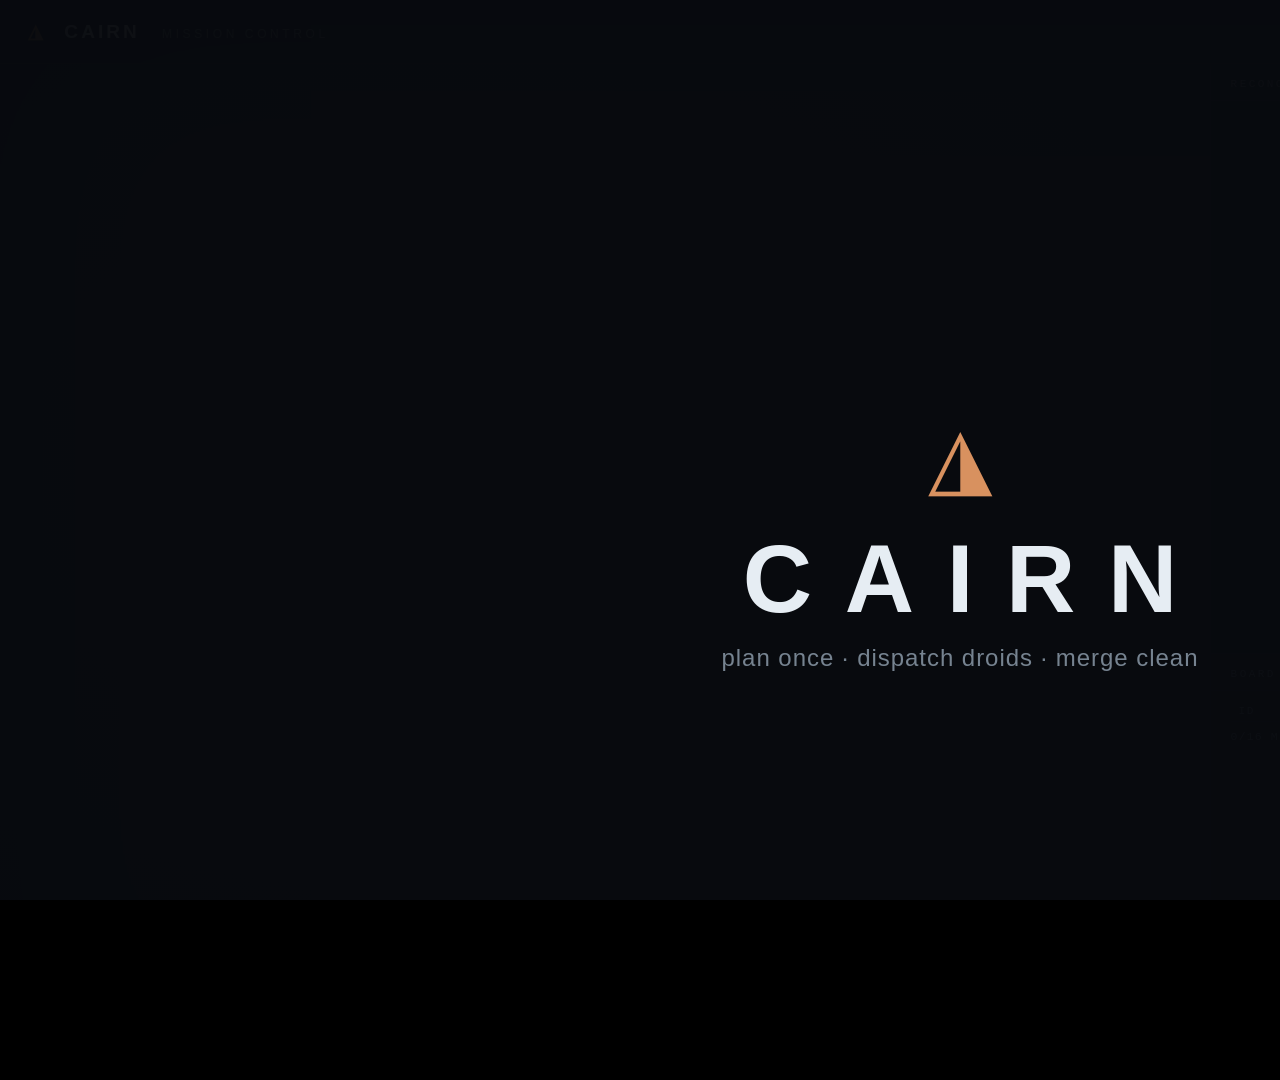
<file: mission/index.html>
<!DOCTYPE html>
<html lang="en">
<head>
<meta charset="utf-8">
<title>Cairn — Mission Control</title>
<link rel="stylesheet" href="style.css">
</head>
<body>
<div id="stage">
  <header id="topbar">
    <div class="brand"><span class="mark">◮</span> CAIRN <span class="sub">MISSION CONTROL</span></div>
    <div id="runmeta"><span id="runlabel">driftwatch · run 01</span><span id="clock">00:00</span></div>
  </header>

  <main id="grid">
    <section id="graph-pane" class="pane">
      <canvas id="graph"></canvas>
      <div id="caption" class="caption"></div>
    </section>
    <aside id="side">
      <section id="term-pane" class="pane">
        <div class="pane-title">RECONCILER</div>
        <div id="term"></div>
      </section>
      <section id="board-pane" class="pane">
        <div class="pane-title">BOARD · board.jsonl</div>
        <div id="board"></div>
      </section>
      <section id="vault-pane" class="pane hidden">
        <div class="pane-title">VAULT · decisions + issues</div>
        <div id="vault"></div>
      </section>
    </aside>
  </main>

  <div id="title-card" class="overlay">
    <div class="t-mark">◮</div>
    <div class="t-name">CAIRN</div>
    <div class="t-tag">plan once · dispatch droids · merge clean</div>
  </div>

  <div id="kill-card" class="overlay hidden">
    <div class="k-text">SESSION TERMINATED</div>
  </div>

  <div id="file-card" class="overlay hidden">
    <div class="f-box">
      <div class="f-head">still on disk · committed to git</div>
      <pre id="file-body"></pre>
    </div>
  </div>

  <div id="end-card" class="overlay hidden">
    <div class="e-line1">Your repo is the runtime.</div>
    <div class="e-line2">github.com/CodingFreeze/Cairn</div>
    <div class="e-line3">claude code plugin · MIT · 425 tests</div>
  </div>

  <div id="vignette"></div>
</div>
<script src="graphfx.js"></script>
<script src="graph.js"></script>
<script src="terminal.js"></script>
<script src="board.js"></script>
<script src="live.js"></script>
<script src="engine.js"></script>
</body>
</html>
</file>
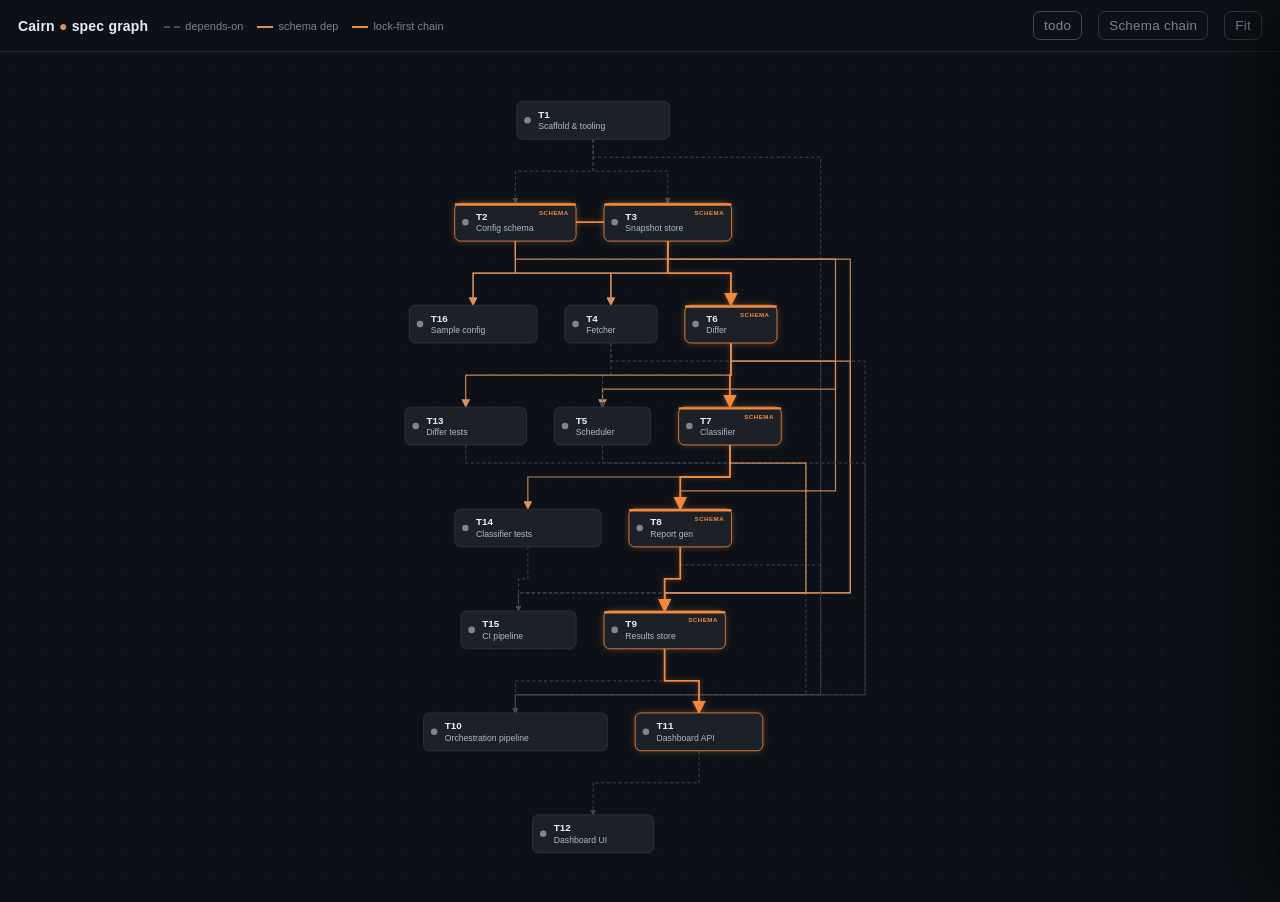
<file: examples/spec-graph/driftwatch-reference.html>
<!doctype html>
<html lang="en">
<head>
<meta charset="utf-8">
<meta name="viewport" content="width=device-width, initial-scale=1">
<title>Cairn spec graph</title>
<style>
:root {
  --bg: #0d1117; --grid: #161b22; --card: #1c2128; --card-2: #22272e;
  --line: #30363d; --hair: #21262d; --ink: #e6edf3; --dim: #768390; --mut: #adbac7;
  --accent: #d8915f; --accent-hi: #f0883e; --dep: #424a53;
}
* { box-sizing: border-box; }
body { margin: 0; font-family: -apple-system, "SF Pro Text", Segoe UI, Roboto, Helvetica, sans-serif;
  background: var(--bg); color: var(--ink); height: 100vh; overflow: hidden; }
header { display: flex; align-items: center; gap: 16px; padding: 11px 18px;
  border-bottom: 1px solid var(--hair); background: #0d1117; }
header .brand { font-weight: 650; font-size: 14px; letter-spacing: .2px; }
header .brand .dot { color: var(--accent); }
header .legend { display: flex; gap: 14px; font-size: 11px; color: var(--dim); align-items: center; }
header .legend i { display: inline-block; width: 16px; height: 0; vertical-align: middle;
  margin-right: 5px; border-top-width: 2px; border-top-style: solid; }
header .legend .l-dep i { border-top-color: var(--dep); border-top-style: dashed; }
header .legend .l-schema i { border-top-color: var(--accent); }
header .legend .l-crit i { border-top-color: var(--accent-hi); border-top-width: 2.5px; }
header .spacer { flex: 1; }
#chips { display: flex; gap: 7px; flex-wrap: wrap; }
.chip, #fit, #focus { cursor: pointer; font: 600 11px/1 inherit; letter-spacing: .3px;
  padding: 6px 10px; border-radius: 7px; border: 1px solid var(--line);
  background: transparent; color: var(--dim); transition: .14s; }
.chip { color: var(--c, #768390); border-color: color-mix(in srgb, var(--c, #768390) 45%, transparent); }
.chip:not(.on) { opacity: .4; filter: grayscale(.5); }
#focus.on { color: var(--accent-hi); border-color: var(--accent-hi); background: #f0883e1a; }
#fit:hover, #focus:hover { color: var(--ink); border-color: #475059; }
#graph { width: 100vw; height: calc(100vh - 50px); cursor: grab; display: block;
  background-image: radial-gradient(var(--grid) 1px, transparent 0); background-size: 28px 28px; }
#graph:active { cursor: grabbing; }

.node { cursor: pointer; transition: opacity .15s; }
.node .card { fill: var(--card); stroke: var(--line); stroke-width: 1; }
.node:hover .card { fill: var(--card-2); stroke: #475059; }
.node.schema .card { stroke: color-mix(in srgb, var(--accent) 55%, var(--line)); }
.node.crit .card { stroke: var(--accent-hi); filter: drop-shadow(0 0 4px #f0883e55); }
.schemaBar { fill: var(--accent); }
.node.crit .schemaBar { fill: var(--accent-hi); }
.nid { fill: var(--ink); font-size: 12px; font-weight: 650; }
.ntitle { fill: var(--mut); font-size: 10.5px; }
.badge { fill: var(--accent); font-size: 7.5px; font-weight: 700; letter-spacing: .6px; text-anchor: end; }
.node.crit .badge { fill: var(--accent-hi); }

.edge { fill: none; }
.depEdge { stroke: var(--dep); stroke-width: 1.1; stroke-dasharray: 4 3; }
.schemaEdge { stroke: var(--accent); stroke-width: 1.5; stroke-opacity: .9; }
.critEdge { stroke: var(--accent-hi); stroke-width: 2.2; filter: drop-shadow(0 0 3px #f0883e66); }

#drawer { position: fixed; top: 0; right: 0; width: 408px; height: 100%;
  background: #11151b; border-left: 1px solid var(--line); transform: translateX(100%);
  transition: transform .2s cubic-bezier(.4,0,.2,1); padding: 22px; overflow: auto;
  box-shadow: -24px 0 60px rgba(0,0,0,.5); }
#drawer.open { transform: translateX(0); }
#d-id { font: 800 12px/1 inherit; letter-spacing: 1px; color: var(--accent); margin-bottom: 3px; }
#d-title { margin: 0 0 12px; font-size: 18px; font-weight: 700; }
#d-status, #d-schema { display: inline-block; padding: 4px 9px; border-radius: 999px;
  font: 700 9.5px/1 inherit; letter-spacing: .5px; }
#d-schema { display: none; margin-left: 8px; color: var(--accent); border: 1px solid var(--accent);
  background: #d8915f1a; }
.k { color: var(--dim); font-size: 10.5px; text-transform: uppercase; letter-spacing: .6px; margin: 16px 0 5px; }
#d-produces, #d-consumes, #d-deps { color: var(--ink); font-size: 13px; }
#drawer pre { white-space: pre-wrap; word-wrap: break-word; background: #0d1117;
  border: 1px solid var(--line); border-radius: 9px; padding: 13px; font-size: 12px;
  line-height: 1.5; color: #c9d1d9; }
#d-close { float: right; cursor: pointer; border: 0; background: none; color: var(--dim); font-size: 22px; line-height: 1; }
#d-close:hover { color: var(--ink); }
</style>
</head>
<body>
<header>
  <span class="brand">Cairn <span class="dot">●</span> spec graph</span>
  <span class="legend">
    <span class="l-dep"><i></i>depends-on</span>
    <span class="l-schema"><i></i>schema dep</span>
    <span class="l-crit"><i></i>lock-first chain</span>
  </span>
  <span class="spacer"></span>
  <div id="chips"></div>
  <button id="focus">Schema chain</button>
  <button id="fit">Fit</button>
</header>
<svg id="graph">
<defs>
<marker id="arrowD" viewBox="0 0 10 10" refX="9" refY="5" markerWidth="6.5"
  markerHeight="6.5" orient="auto-start-reverse"><path d="M0,0 L10,5 L0,10 z" fill="#424a53"></path></marker>
<marker id="arrowS" viewBox="0 0 10 10" refX="9" refY="5" markerWidth="7"
  markerHeight="7" orient="auto-start-reverse"><path d="M0,0 L10,5 L0,10 z" fill="#d8915f"></path></marker>
<marker id="arrowC" viewBox="0 0 10 10" refX="9" refY="5" markerWidth="7.5"
  markerHeight="7.5" orient="auto-start-reverse"><path d="M0,0 L10,5 L0,10 z" fill="#f0883e"></path></marker>
</defs>
</svg>
<aside id="drawer">
<button id="d-close" aria-label="close">&times;</button>
<div id="d-id">—</div>
<h2 id="d-title"></h2>
<span id="d-status"></span><span id="d-schema">SCHEMA</span>
<div class="k">Produces (contracts)</div><div id="d-produces"></div>
<div class="k">Consumes (contracts)</div><div id="d-consumes"></div>
<div class="k">Depends on</div><div id="d-deps"></div>
<div class="k">Spec</div><pre id="d-spec"></pre>
</aside>
<script id="cairn-spec-data" type="application/json">[{"consumes": [], "depends_on": [], "id": "T1", "produces": [], "schema": false, "spec": "# T1 \u2014 Scaffold \u0026 tooling\n\n## Goal\nScaffold \u0026 tooling.\n", "status": "todo", "style": {"fill": "#eaeef2", "stroke": "#57606a"}, "title": "T1 \u2014 Scaffold \u0026 tooling"}, {"consumes": [], "depends_on": ["T4", "T5", "T6", "T7", "T8", "T9"], "id": "T10", "produces": [], "schema": false, "spec": "# T10 \u2014 Orchestration pipeline\n\n## Goal\nOrchestration pipeline.\n", "status": "todo", "style": {"fill": "#eaeef2", "stroke": "#57606a"}, "title": "T10 \u2014 Orchestration pipeline"}, {"consumes": ["StatusHistory"], "depends_on": ["T9"], "id": "T11", "produces": [], "schema": false, "spec": "# T11 \u2014 Dashboard API\n\n## Goal\nDashboard API.\n", "status": "todo", "style": {"fill": "#eaeef2", "stroke": "#57606a"}, "title": "T11 \u2014 Dashboard API"}, {"consumes": [], "depends_on": ["T11"], "id": "T12", "produces": [], "schema": false, "spec": "# T12 \u2014 Dashboard UI\n\n## Goal\nDashboard UI.\n", "status": "todo", "style": {"fill": "#eaeef2", "stroke": "#57606a"}, "title": "T12 \u2014 Dashboard UI"}, {"consumes": ["ChangeAST"], "depends_on": ["T6"], "id": "T13", "produces": [], "schema": false, "spec": "# T13 \u2014 Differ tests\n\n## Goal\nDiffer tests.\n", "status": "todo", "style": {"fill": "#eaeef2", "stroke": "#57606a"}, "title": "T13 \u2014 Differ tests"}, {"consumes": ["Classification"], "depends_on": ["T7"], "id": "T14", "produces": [], "schema": false, "spec": "# T14 \u2014 Classifier tests\n\n## Goal\nClassifier tests.\n", "status": "todo", "style": {"fill": "#eaeef2", "stroke": "#57606a"}, "title": "T14 \u2014 Classifier tests"}, {"consumes": [], "depends_on": ["T1", "T13", "T14"], "id": "T15", "produces": [], "schema": false, "spec": "# T15 \u2014 CI pipeline\n\n## Goal\nCI pipeline.\n", "status": "todo", "style": {"fill": "#eaeef2", "stroke": "#57606a"}, "title": "T15 \u2014 CI pipeline"}, {"consumes": ["ConfigSchema", "SnapshotModel"], "depends_on": ["T2", "T3"], "id": "T16", "produces": [], "schema": false, "spec": "# T16 \u2014 Sample config\n\n## Goal\nSample config.\n", "status": "todo", "style": {"fill": "#eaeef2", "stroke": "#57606a"}, "title": "T16 \u2014 Sample config"}, {"consumes": [], "depends_on": ["T1"], "id": "T2", "produces": ["ConfigSchema"], "schema": true, "spec": "# T2 \u2014 Config schema\n\n## Goal\nConfig schema.\n", "status": "todo", "style": {"fill": "#eaeef2", "stroke": "#57606a"}, "title": "T2 \u2014 Config schema"}, {"consumes": ["ConfigSchema"], "depends_on": ["T1"], "id": "T3", "produces": ["SnapshotModel"], "schema": true, "spec": "# T3 \u2014 Snapshot store\n\n## Goal\nSnapshot store.\n", "status": "todo", "style": {"fill": "#eaeef2", "stroke": "#57606a"}, "title": "T3 \u2014 Snapshot store"}, {"consumes": ["ConfigSchema", "SnapshotModel"], "depends_on": ["T2", "T3"], "id": "T4", "produces": [], "schema": false, "spec": "# T4 \u2014 Fetcher\n\n## Goal\nFetcher.\n", "status": "todo", "style": {"fill": "#eaeef2", "stroke": "#57606a"}, "title": "T4 \u2014 Fetcher"}, {"consumes": ["ConfigSchema"], "depends_on": ["T2", "T4"], "id": "T5", "produces": [], "schema": false, "spec": "# T5 \u2014 Scheduler\n\n## Goal\nScheduler.\n", "status": "todo", "style": {"fill": "#eaeef2", "stroke": "#57606a"}, "title": "T5 \u2014 Scheduler"}, {"consumes": ["SnapshotModel"], "depends_on": ["T3"], "id": "T6", "produces": ["ChangeAST"], "schema": true, "spec": "# T6 \u2014 Differ\n\n## Goal\nDiffer.\n", "status": "todo", "style": {"fill": "#eaeef2", "stroke": "#57606a"}, "title": "T6 \u2014 Differ"}, {"consumes": ["ChangeAST"], "depends_on": ["T6"], "id": "T7", "produces": ["Classification"], "schema": true, "spec": "# T7 \u2014 Classifier\n\n## Goal\nClassifier.\n", "status": "todo", "style": {"fill": "#eaeef2", "stroke": "#57606a"}, "title": "T7 \u2014 Classifier"}, {"consumes": ["ChangeAST", "Classification"], "depends_on": ["T7"], "id": "T8", "produces": ["ReportSchema"], "schema": true, "spec": "# T8 \u2014 Report gen\n\n## Goal\nReport gen.\n", "status": "todo", "style": {"fill": "#eaeef2", "stroke": "#57606a"}, "title": "T8 \u2014 Report gen"}, {"consumes": ["ChangeAST", "Classification", "ReportSchema", "SnapshotModel"], "depends_on": ["T3", "T6", "T7", "T8"], "id": "T9", "produces": ["StatusHistory"], "schema": true, "spec": "# T9 \u2014 Results store\n\n## Goal\nResults store.\n", "status": "todo", "style": {"fill": "#eaeef2", "stroke": "#57606a"}, "title": "T9 \u2014 Results store"}]</script>
<script>
(function () {
  var DATA = JSON.parse(document.getElementById('cairn-spec-data').textContent || '[]');
  var byId = Object.create(null);
  DATA.forEach(function (n) { byId[n.id] = n; });

  // ---- rank = longest dependency depth from a root (memoized, cycle-guarded) ----
  var depth = Object.create(null);
  function rank(id, seen) {
    if (depth[id] != null) return depth[id];
    seen = seen || Object.create(null);
    if (seen[id]) return 0;
    seen[id] = true;
    var n = byId[id], d = 0;
    (n && n.depends_on || []).forEach(function (p) { if (byId[p]) d = Math.max(d, rank(p, seen) + 1); });
    depth[id] = d; return d;
  }
  DATA.forEach(function (n) { rank(n.id); });

  // ---- data-contract layer: producer index + schema edges (producer -> consumer) ----
  var producers = Object.create(null);   // contract -> [ids that produce it]
  DATA.forEach(function (n) {
    (n.produces || []).forEach(function (c) { (producers[c] = producers[c] || []).push(n.id); });
  });
  var schemaPair = Object.create(null);  // "p>c" -> true when c consumes a contract p produces
  DATA.forEach(function (n) {
    (n.consumes || []).forEach(function (c) {
      (producers[c] || []).forEach(function (p) { if (p !== n.id) schemaPair[p + '>' + n.id] = true; });
    });
  });
  function isSchemaNode(n) { return !!n.schema || (n.produces || []).length > 0; }

  // ---- union of edges (depends_on ∪ schema), classified ----
  var edges = [], eseen = Object.create(null);
  function addEdge(p, c) {
    if (!byId[p] || !byId[c] || p === c) return;
    var k = p + '>' + c; if (eseen[k]) return; eseen[k] = true;
    edges.push({ p: p, c: c, schema: !!schemaPair[k] });
  }
  DATA.forEach(function (n) { (n.depends_on || []).forEach(function (p) { addEdge(p, n.id); }); });
  Object.keys(schemaPair).forEach(function (k) { var s = k.split('>'); addEdge(s[0], s[1]); });

  // ---- lock-first schema chain = longest path over schema edges ----
  var sadj = Object.create(null);
  edges.forEach(function (e) { if (e.schema) (sadj[e.p] = sadj[e.p] || []).push(e.c); });
  var chainLen = Object.create(null), chainNext = Object.create(null);
  function clen(id, seen) {
    if (chainLen[id] != null) return chainLen[id];
    seen = seen || Object.create(null); if (seen[id]) return 0; seen[id] = true;
    var best = 0, nx = null;
    (sadj[id] || []).forEach(function (c) { var v = clen(c, seen) + 1; if (v > best) { best = v; nx = c; } });
    chainLen[id] = best; chainNext[id] = nx; return best;
  }
  DATA.forEach(function (n) { clen(n.id); });
  var chainNodes = Object.create(null), chainEdges = Object.create(null), best = -1, head = null;
  DATA.forEach(function (n) { if (chainLen[n.id] > best && isSchemaNode(n)) { best = chainLen[n.id]; head = n.id; } });
  for (var cur = head; cur != null && chainNext[cur] != null; cur = chainNext[cur]) {
    chainNodes[cur] = true; chainNodes[chainNext[cur]] = true; chainEdges[cur + '>' + chainNext[cur]] = true;
  }
  if (head != null && best > 0) chainNodes[head] = true;

  // ---- top-down layered layout (rows by rank, centered, deterministic) ----
  var NH = 46, ROWGAP = 78, COLGAP = 34, PAD = 60;
  function cleanTitle(n) {
    var t = n.title || '';
    var re = new RegExp('^\\s*' + n.id.replace(/[.*+?^${}()|[\]\\]/g, '\\$&') + '\\s*[\\u2014:\\-]\\s*');
    return (t.replace(re, '') || n.id);
  }
  function nodeLabel(n) { var s = cleanTitle(n); return s.length > 22 ? s.slice(0, 21) + '…' : s; }
  function nodeW(n) { return Math.max(112, (n.id.length + nodeLabel(n).length + 1) * 7.6 + 26); }
  var rows = Object.create(null);
  DATA.forEach(function (n) { (rows[depth[n.id]] = rows[depth[n.id]] || []).push(n.id); });
  var pos = Object.create(null);
  Object.keys(rows).sort(function (a, b) { return a - b; }).forEach(function (r) {
    var ids = rows[r].sort(), total = 0;
    ids.forEach(function (id) { total += nodeW(byId[id]) + COLGAP; });
    total -= COLGAP;
    var x = -total / 2;
    ids.forEach(function (id) { var w = nodeW(byId[id]); pos[id] = { x: x, y: r * (NH + ROWGAP), w: w }; x += w + COLGAP; });
  });

  var SVGNS = ['ht', 'tp:', '//www.w3.org/2000/svg'].join('');
  var svg = document.getElementById('graph');
  function mk(t, a) { var e = document.createElementNS(SVGNS, t); for (var k in a) e.setAttribute(k, a[k]); return e; }
  var gE = mk('g', {}), gN = mk('g', {}); svg.appendChild(gE); svg.appendChild(gN);

  // right margin for routing rank-skipping edges out of the node column (Factory-style)
  var layoutMaxX = -1e9;
  DATA.forEach(function (n) { var p = pos[n.id]; if (p) layoutMaxX = Math.max(layoutMaxX, p.x + p.w); });

  // ---- orthogonal elbow edges (parent bottom -> child top); skip-edges hug a side lane ----
  var lane = 0, skipMaxX = layoutMaxX;
  edges.sort(function (a, b) { return (a.p + a.c < b.p + b.c) ? -1 : 1; }).forEach(function (e) {
    var a = pos[e.p], b = pos[e.c]; if (!a || !b) return;
    var sx = a.x + a.w / 2, sy = a.y + NH, tx = b.x + b.w / 2, ty = b.y;
    var crit = chainEdges[e.p + '>' + e.c];
    var cls = crit ? 'critEdge' : (e.schema ? 'schemaEdge' : 'depEdge');
    var d;
    if (depth[e.c] - depth[e.p] > 1) {           // skip edge: route out to the right lane
      var lx = layoutMaxX + 30 + (lane++ % 5) * 18; skipMaxX = Math.max(skipMaxX, lx);
      d = 'M' + sx + ',' + sy + ' L' + sx + ',' + (sy + 22) + ' L' + lx + ',' + (sy + 22)
        + ' L' + lx + ',' + (ty - 22) + ' L' + tx + ',' + (ty - 22) + ' L' + tx + ',' + ty;
    } else {                                       // adjacent rank: simple mid-Y elbow
      var midY = sy + (ty - sy) / 2;
      d = 'M' + sx + ',' + sy + ' L' + sx + ',' + midY + ' L' + tx + ',' + midY + ' L' + tx + ',' + ty;
    }
    gE.appendChild(mk('path', { d: d, 'class': 'edge ' + cls, 'data-kind': e.schema ? 'schema' : 'dep',
      'marker-end': 'url(#' + (crit ? 'arrowC' : (e.schema ? 'arrowS' : 'arrowD')) + ')' }));
  });

  // ---- nodes ----
  var STATUS = { todo: '#7d8590', dispatched: '#d8915f', 'in-progress': '#d8915f',
    'pr-open': '#539bf5', merged: '#57ab5a', blocked: '#e5534b' };
  DATA.forEach(function (n) {
    var p = pos[n.id]; if (!p) return;
    var sch = isSchemaNode(n), crit = chainNodes[n.id];
    var g = mk('g', { transform: 'translate(' + p.x + ',' + p.y + ')', 'class': 'node'
      + (sch ? ' schema' : '') + (crit ? ' crit' : ''), 'data-status': n.status });
    g.appendChild(mk('rect', { width: p.w, height: NH, rx: 7, 'class': 'card' }));
    if (sch) g.appendChild(mk('rect', { width: p.w, height: 3, rx: 1.5, 'class': 'schemaBar' }));
    g.appendChild(mk('circle', { cx: 13, cy: NH / 2, r: 4, fill: STATUS[n.status] || '#7d8590' }));
    var label = mk('text', { x: 26, y: NH / 2 - 3, 'class': 'nid' }); label.textContent = n.id;
    var ttl = mk('text', { x: 26, y: NH / 2 + 11, 'class': 'ntitle' }); ttl.textContent = nodeLabel(n);
    g.appendChild(label); g.appendChild(ttl);
    if (sch) { var bd = mk('text', { x: p.w - 9, y: 14, 'class': 'badge' }); bd.textContent = 'SCHEMA'; g.appendChild(bd); }
    g.addEventListener('click', function () { openDrawer(n); });
    gN.appendChild(g);
  });

  // ---- fit-to-content viewBox ----
  var minX = 1e9, minY = 1e9, maxX = -1e9, maxY = -1e9;
  DATA.forEach(function (n) { var p = pos[n.id]; if (!p) return;
    minX = Math.min(minX, p.x); minY = Math.min(minY, p.y);
    maxX = Math.max(maxX, p.x + p.w); maxY = Math.max(maxY, p.y + NH); });
  maxX = Math.max(maxX, skipMaxX + 12);
  if (minX > maxX) { minX = 0; minY = 0; maxX = 600; maxY = 400; }
  var vb = { x: minX - PAD, y: minY - PAD, w: (maxX - minX) + 2 * PAD, h: (maxY - minY) + 2 * PAD, s: 1 };
  var home = { x: vb.x, y: vb.y, w: vb.w, h: vb.h };
  function apply() { svg.setAttribute('viewBox', vb.x + ' ' + vb.y + ' ' + (vb.w / vb.s) + ' ' + (vb.h / vb.s)); }
  apply();
  var drag = null;
  svg.addEventListener('mousedown', function (e) { drag = { x: e.clientX, y: e.clientY, ox: vb.x, oy: vb.y }; });
  window.addEventListener('mousemove', function (e) { if (!drag) return;
    vb.x = drag.ox - (e.clientX - drag.x) / vb.s; vb.y = drag.oy - (e.clientY - drag.y) / vb.s; apply(); });
  window.addEventListener('mouseup', function () { drag = null; });
  svg.addEventListener('wheel', function (e) { e.preventDefault();
    vb.s = Math.min(4, Math.max(0.2, vb.s * (e.deltaY < 0 ? 1.1 : 0.9))); apply(); }, { passive: false });
  document.getElementById('fit').addEventListener('click', function () {
    vb.x = home.x; vb.y = home.y; vb.w = home.w; vb.h = home.h; vb.s = 1; apply(); });

  // ---- status filter chips + schema-chain focus ----
  var off = Object.create(null), focus = false;
  function relabel() {
    Array.prototype.forEach.call(gN.childNodes, function (g) {
      var st = g.getAttribute('data-status'), hidden = off[st] === true;
      var dim = focus && g.className.baseVal.indexOf('crit') < 0;
      g.style.opacity = hidden ? 0.08 : (dim ? 0.22 : 1);
    });
    Array.prototype.forEach.call(gE.childNodes, function (p) {
      p.style.opacity = focus && p.className.baseVal.indexOf('critEdge') < 0 ? 0.12 : '';
    });
  }
  var bar = document.getElementById('chips'), seen = Object.create(null);
  DATA.forEach(function (n) { seen[n.status] = true; });
  Object.keys(seen).sort().forEach(function (st) {
    var c = document.createElement('button'); c.className = 'chip on'; c.textContent = st;
    c.style.setProperty('--c', STATUS[st] || '#7d8590');
    c.addEventListener('click', function () { off[st] = !off[st]; c.classList.toggle('on'); relabel(); });
    bar.appendChild(c);
  });
  var fc = document.getElementById('focus');
  if (best > 0) fc.addEventListener('click', function () { focus = !focus; fc.classList.toggle('on'); relabel(); });
  else fc.style.display = 'none';

  // ---- drawer ----
  function list(arr) { return (arr && arr.length) ? arr.join(', ') : '(none)'; }
  function openDrawer(n) {
    document.getElementById('d-id').textContent = n.id;
    document.getElementById('d-title').textContent = cleanTitle(n);
    var sb = document.getElementById('d-status'); sb.textContent = n.status;
    sb.style.background = (STATUS[n.status] || '#7d8590') + '22'; sb.style.color = STATUS[n.status] || '#7d8590';
    sb.style.border = '1px solid ' + (STATUS[n.status] || '#7d8590');
    var badge = document.getElementById('d-schema');
    badge.style.display = isSchemaNode(n) ? 'inline-block' : 'none';
    document.getElementById('d-produces').textContent = list(n.produces);
    document.getElementById('d-consumes').textContent = list(n.consumes);
    document.getElementById('d-deps').textContent = list(n.depends_on);
    document.getElementById('d-spec').textContent = n.spec || '(no spec text)';
    document.getElementById('drawer').classList.add('open');
  }
  document.getElementById('d-close').addEventListener('click', function () {
    document.getElementById('drawer').classList.remove('open'); });
})();
</script>
</body>
</html>
</file>
<file: mission/style.css>
/* Cairn Mission Control — Factory-sober dark, matches the spec-graph palette. */
:root {
  --bg: #0d1117; --grid: #161b22; --card: #1c2128; --card2: #22272e;
  --line: #30363d; --hair: #21262d; --ink: #e6edf3; --dim: #768390; --mut: #adbac7;
  --accent: #d8915f; --accent-hi: #f0883e; --green: #3fb950; --amber: #d29922;
  --red: #f85149;
}
* { box-sizing: border-box; margin: 0; }
html, body { height: 100%; background: #000; overflow: hidden; }
body { font-family: -apple-system, "SF Pro Text", Segoe UI, Roboto, Helvetica, sans-serif; color: var(--ink); }

#stage { position: relative; width: 1920px; height: 1080px; background: var(--bg); overflow: hidden; }

/* top bar */
#topbar { position: absolute; top: 0; left: 0; right: 0; height: 64px; z-index: 5;
  display: flex; align-items: center; justify-content: space-between; padding: 0 28px;
  border-bottom: 1px solid var(--hair); background: rgba(13,17,23,.92); }
.brand { font-size: 19px; font-weight: 700; letter-spacing: .16em; }
.brand .mark { color: var(--accent); margin-right: 10px; }
.brand .sub { color: var(--dim); font-weight: 400; letter-spacing: .3em; font-size: 12px; margin-left: 14px; }
#runmeta { font-family: "SF Mono", ui-monospace, Menlo, monospace; font-size: 13px; color: var(--dim); }
#runmeta #clock { margin-left: 24px; color: var(--mut); }

/* layout */
#grid { position: absolute; top: 64px; bottom: 0; left: 0; right: 0; display: flex; }
#graph-pane { flex: 1 1 63%; position: relative; background:
  radial-gradient(1200px 800px at 35% 40%, #11161d 0%, var(--bg) 70%); }
#graph { position: absolute; inset: 0; width: 100%; height: 100%; }
#side { flex: 0 0 37%; display: flex; flex-direction: column; border-left: 1px solid var(--hair); }
.pane { position: relative; }
.pane-title { font-family: "SF Mono", ui-monospace, Menlo, monospace; font-size: 11px;
  letter-spacing: .22em; color: var(--dim); padding: 14px 20px 10px; border-bottom: 1px solid var(--hair); }
#term-pane { flex: 1 1 58%; display: flex; flex-direction: column; background: #0b0f14; }
#board-pane { flex: 1 1 42%; display: flex; flex-direction: column; border-top: 1px solid var(--hair); background: var(--bg); }

/* terminal */
#term { flex: 1; overflow: hidden; padding: 14px 20px; font-family: "SF Mono", ui-monospace, Menlo, monospace;
  font-size: 14.5px; line-height: 1.75; }
#term .ln { white-space: pre-wrap; word-break: break-all; }
#term .cmd { color: var(--ink); }
#term .cmd::before { content: ""; }
#term .out { color: var(--dim); }
#term .ok { color: var(--green); }
#term .warn { color: var(--amber); }
#term .err { color: var(--red); font-weight: 700; letter-spacing: .05em; }
#term .cursor { display: inline-block; width: 9px; height: 18px; background: var(--accent);
  vertical-align: -3px; }

/* board table */
#board { flex: 1; overflow: hidden; padding: 10px 20px; font-family: "SF Mono", ui-monospace, Menlo, monospace; font-size: 13px; }
#board table { width: 100%; border-collapse: collapse; }
#board th { text-align: left; color: var(--dim); font-weight: 400; font-size: 11px;
  letter-spacing: .14em; padding: 4px 8px; border-bottom: 1px solid var(--hair); }
#board td { padding: 3.5px 8px; color: var(--mut); }
#board tr.flash td { animation: rowflash .9s ease-out; }
@keyframes rowflash { 0% { background: rgba(63,185,80,.22); } 100% { background: transparent; } }
.st { display: inline-block; padding: 0 8px; border-radius: 9px; font-size: 11.5px; line-height: 19px; }
.st.todo { color: var(--dim); border: 1px solid var(--line); }
.st.dispatched { color: var(--amber); border: 1px solid rgba(210,153,34,.45); }
.st.in-progress { color: var(--accent-hi); border: 1px solid rgba(240,136,62,.5); }
.st.merged { color: var(--green); border: 1px solid rgba(63,185,80,.5); }

/* caption lower-third */
.caption { position: absolute; left: 40px; bottom: 36px; max-width: 760px; z-index: 4;
  font-size: 26px; font-weight: 600; letter-spacing: .01em; color: var(--ink);
  text-shadow: 0 2px 18px rgba(0,0,0,.85); opacity: 0; transform: translateY(10px);
  transition: opacity .45s cubic-bezier(.2,.9,.25,1), transform .45s cubic-bezier(.2,.9,.25,1); }
.caption.show { opacity: 1; transform: translateY(0); }

/* overlays */
.overlay { position: absolute; inset: 0; z-index: 10; display: flex; flex-direction: column;
  align-items: center; justify-content: center; background: rgba(8,10,14,.96);
  transition: opacity .5s ease; }
.overlay.hidden { opacity: 0; pointer-events: none; }
.t-mark { font-size: 84px; color: var(--accent); }
.t-name { font-size: 96px; font-weight: 800; letter-spacing: .34em; margin: 18px 0 10px; padding-left: .34em; }
.t-tag { font-size: 24px; color: var(--dim); letter-spacing: .04em; }

#kill-card { background: rgba(5,5,7,.0); justify-content: center; }
.k-text { font-family: "SF Mono", ui-monospace, Menlo, monospace; font-size: 64px; font-weight: 800;
  color: var(--red); letter-spacing: .12em; text-shadow: 0 0 36px rgba(248,81,73,.45); }

.f-box { background: var(--card); border: 1px solid var(--line); border-radius: 12px;
  padding: 34px 44px; box-shadow: 0 30px 90px rgba(0,0,0,.6); }
.f-head { color: var(--green); font-size: 15px; letter-spacing: .18em; text-transform: uppercase;
  margin-bottom: 18px; font-weight: 700; }
#file-body { font-family: "SF Mono", ui-monospace, Menlo, monospace; font-size: 22px;
  line-height: 1.9; color: var(--mut); }

.e-line1 { font-size: 64px; font-weight: 800; letter-spacing: .01em; }
.e-line2 { font-family: "SF Mono", ui-monospace, Menlo, monospace; font-size: 30px;
  color: var(--accent); margin-top: 26px; }
.e-line3 { font-size: 17px; color: var(--dim); margin-top: 16px; letter-spacing: .08em; }

#vignette { position: absolute; inset: 0; z-index: 8; pointer-events: none;
  box-shadow: inset 0 0 220px rgba(0,0,0,.55); }

/* kill-state desaturation on panes */
#stage.dead #grid { filter: grayscale(.85) brightness(.6); transition: filter .35s ease; }
#stage.shake #grid { animation: shake .42s steps(2) 1; }
@keyframes shake {
  0% { transform: translate(0,0); } 20% { transform: translate(-7px,4px); }
  40% { transform: translate(6px,-5px); } 60% { transform: translate(-4px,-3px); }
  80% { transform: translate(5px,3px); } 100% { transform: translate(0,0); }
}

/* ---- LIVE mode (?live=1) -------------------------------------------------- */
body.live #stage { width: 100vw; height: 100vh; }
body.live #term-pane { flex: 1 1 40%; }
body.live #board-pane { flex: 1 1 36%; }
#vault-pane { flex: 1 1 24%; display: flex; flex-direction: column;
  border-top: 1px solid var(--hair); background: #0b0f14; }
#vault-pane.hidden { display: none; }
#vault { flex: 1; overflow: hidden; padding: 8px 20px;
  font-family: "SF Mono", ui-monospace, Menlo, monospace; font-size: 11.5px; line-height: 1.6; }
#vault .v-head { color: var(--dim); font-size: 10px; letter-spacing: .2em; margin-top: 6px; }
#vault .v-ln { color: var(--mut); white-space: nowrap; overflow: hidden; text-overflow: ellipsis; }
#vault .v-ln.dim { color: var(--dim); }

/* status chips for the full board.jsonl status set */
.st.pr-open { color: var(--accent); border: 1px solid rgba(216,145,95,.5); }
.st.blocked { color: var(--red); border: 1px solid rgba(248,81,73,.45); }
.st.cancelled { color: var(--dim); border: 1px solid var(--line); text-decoration: line-through; }
</file>
